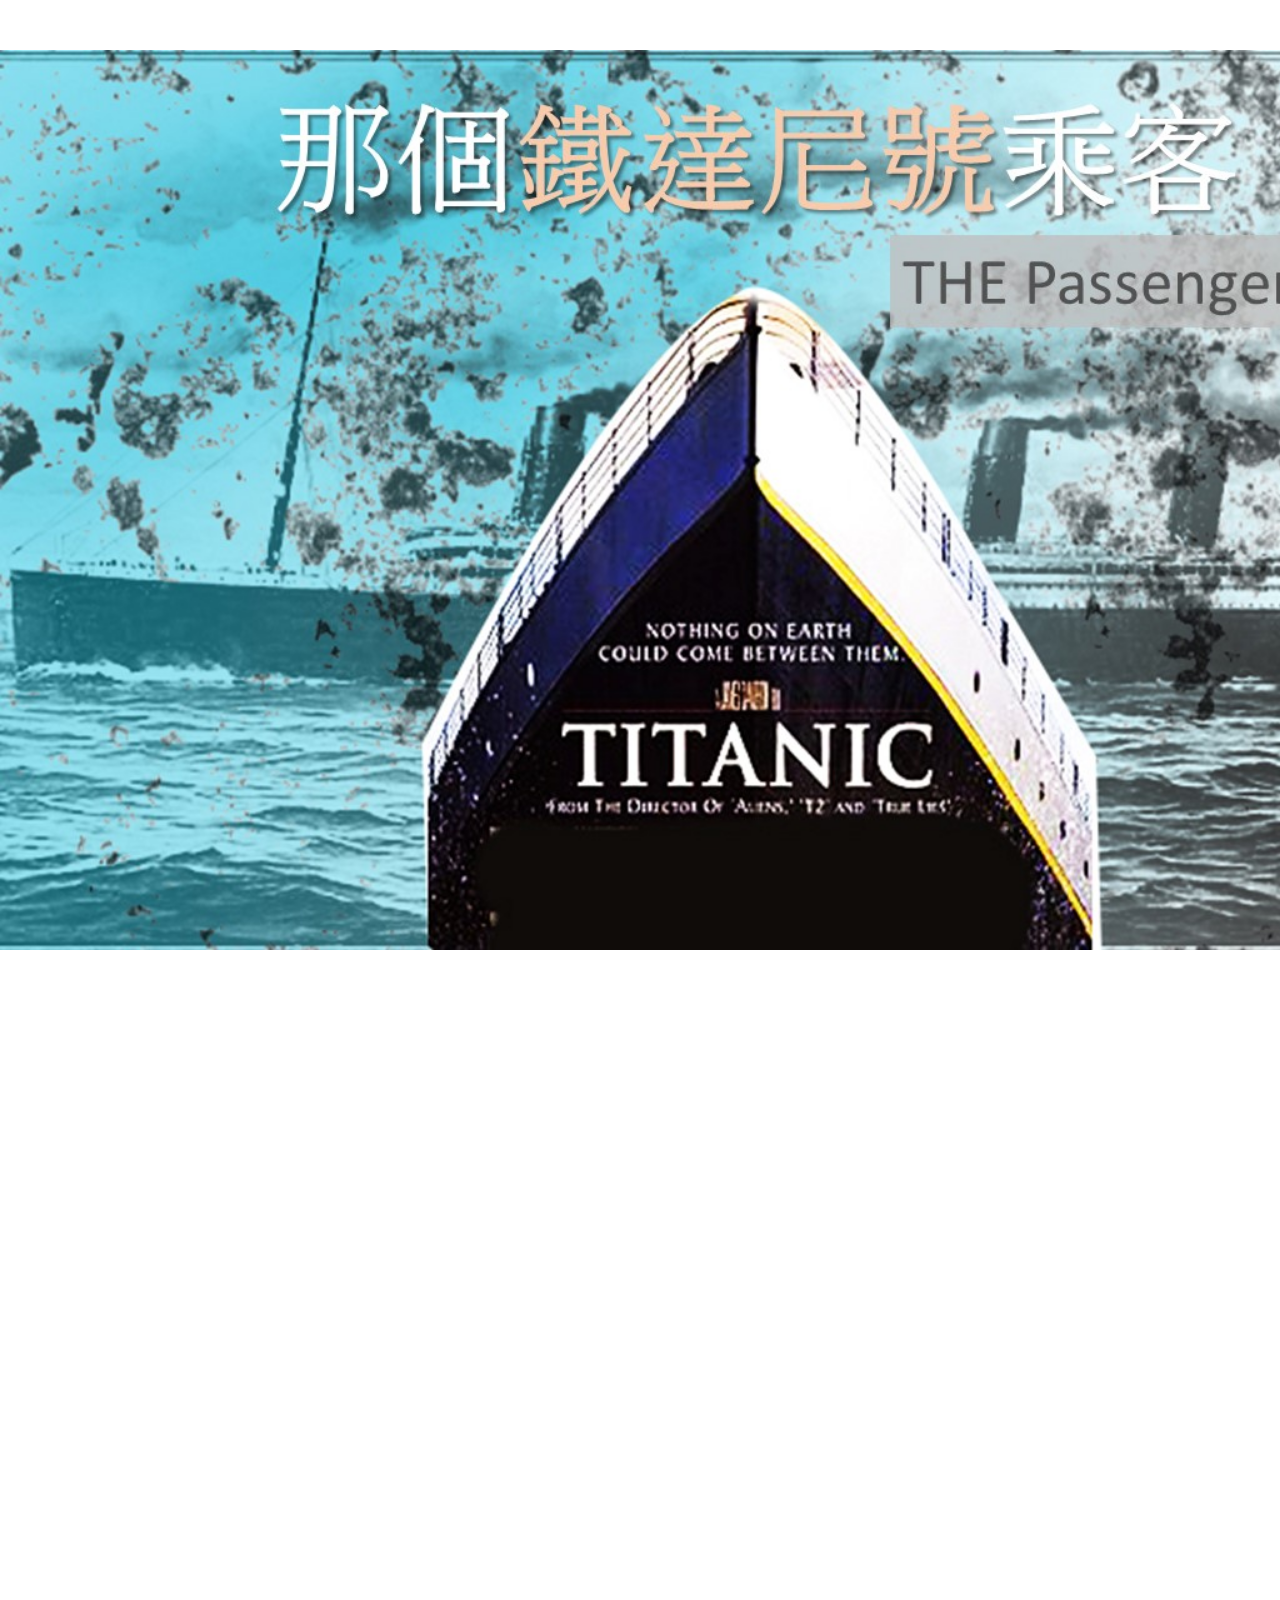
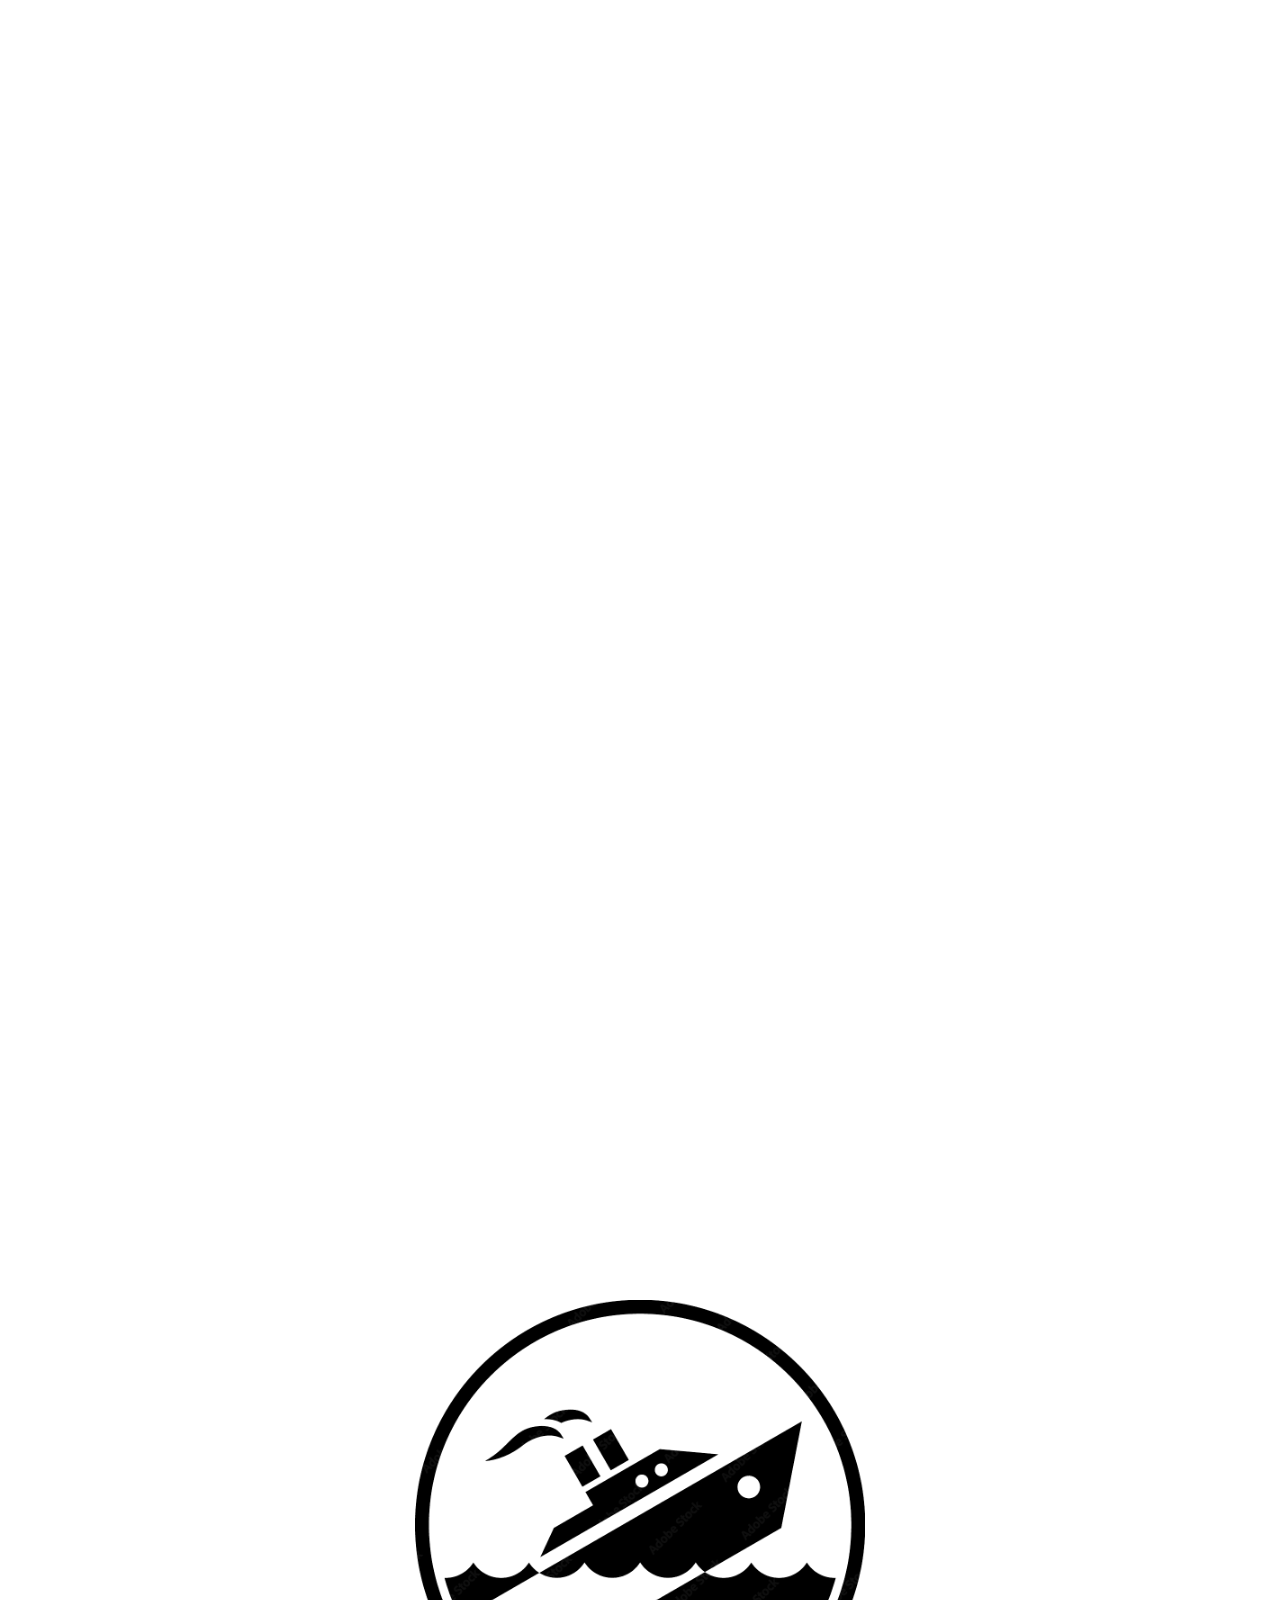
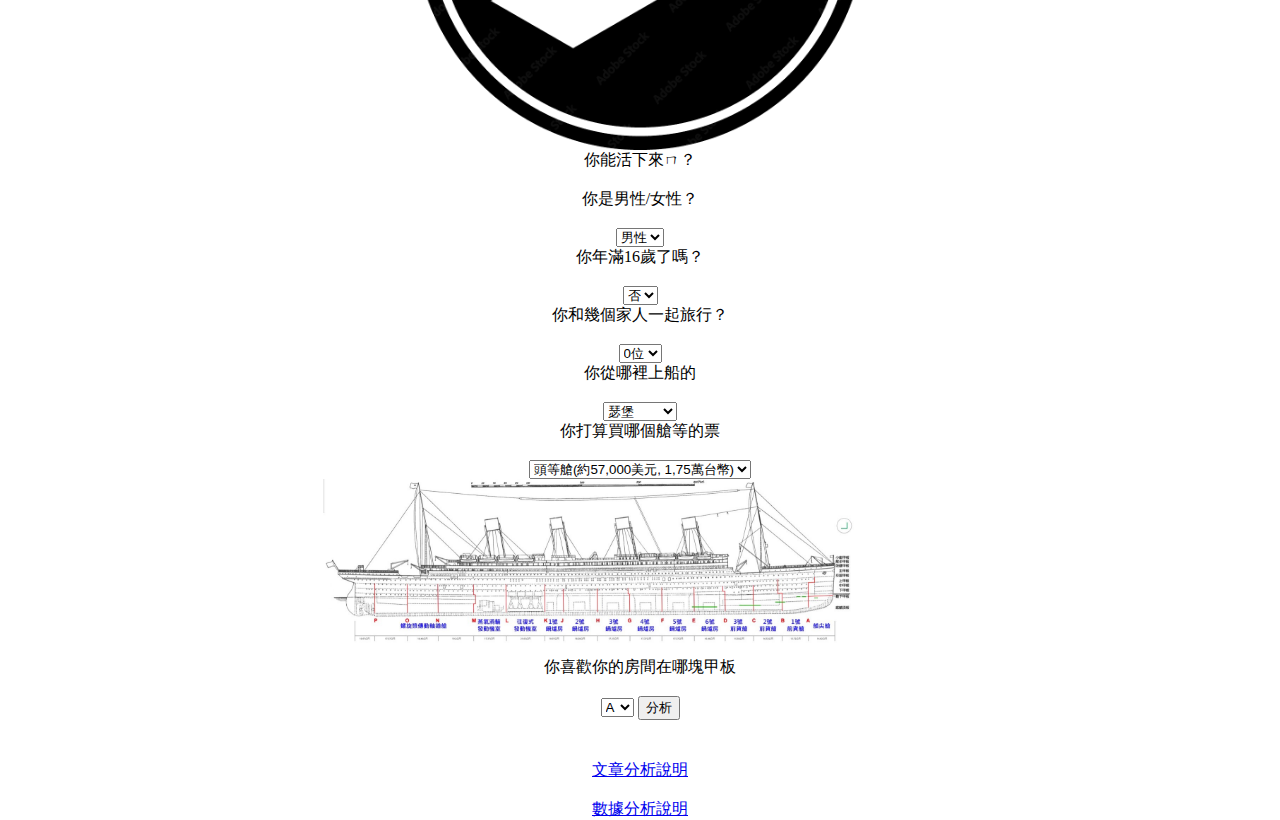
<file: index.html>
<html>

<head>
    <link rel="stylesheet" href="./EK_part/style.css">
    <meta charset="UTF-8" />
    <meta name="viewport" content="width=device-width, initial-scale = 1.0">
</head>

<body>

    <!-- <object style="width: 101.2%;
    height: 102.4%;
    float: none;
    clear: both;
    margin: -10px;"
        data="https://www.youtube.com/embed/ziKZRHxQH7I">
    </object> -->
    <div class="container">
        <img id="title" src="./Dragon_part/T_title.jpg" alt="鐵達尼logo">
        <div class="video">
            <div id="video"></div>
        </div>
        <div class="dragon_pic_contain">
            <img class="dragon_pic" id="dragon_pic_6" src="./Dragon_part/Pic_6.JPG">
            <img class="dragon_pic" id="dragon_pic_7" src="./Dragon_part/Pic_7.JPG">
            <img class="dragon_pic" id="dragon_pic_8" src="./Dragon_part/Pic_8.JPG">
            <img class="dragon_pic" id="dragon_pic_9" src="./Dragon_part/Pic_9.JPG">
            <img class="dragon_pic" id="dragon_pic_10" src="./Dragon_part/Pic_10.JPG">
            <img class="dragon_pic" id="dragon_pic_11" src="./Dragon_part/Pic_11.JPG">
            <img class="dragon_pic" id="dragon_pic_12" src="./Dragon_part/Pic_12.JPG">
            <img class="dragon_pic" id="dragon_pic_13" src="./Dragon_part/Pic_13.JPG">
            <img class="dragon_pic" id="dragon_pic_14" src="./Dragon_part/Pic_14.JPG">
            <img class="dragon_pic" id="dragon_pic_15" src="./Dragon_part/Pic_15.JPG">
            <img class="dragon_pic" id="dragon_pic_16" src="./Dragon_part/Pic_16.JPG">
            <img class="dragon_pic" id="dragon_pic_17" src="./Dragon_part/Pic_17.JPG">
            <img class="dragon_pic" id="dragon_pic_18" src="./Dragon_part/Pic_18.JPG">
        </div>
        <div id="article">
            <img id="Taitanic_icon" src="./EK_part/Taitanic_icon.png" alt="鐵達尼logo">

            <div>你能活下來ㄇ？</div><br>
            <div>你是男性/女性？</div><br>
            <select id="sel_1" size="1">
                <option value="0">男性</option>
                <option value="1">女性</option>
            </select>
            <div>你年滿16歲了嗎？</div><br>
            <select id="sel_2" size="1">
                <option value="0">否</option>
                <option value="1">是</option>
            </select>
            <div>你和幾個家人一起旅行？</div><br>
            <select id="sel_3" size="1">
                <option value="0">0位</option>
                <option value="1">1位</option>
                <option value="2">2位</option>
                <option value="3">3位</option>
                <option value="4">4位</option>
            </select>
            <div>你從哪裡上船的</div><br>
            <select id="sel_4" size="1">
                <option value="C">瑟堡</option>
                <option value="Q">皇后鎮</option>
                <option value="S">南安普頓</option>
            </select>
            <div>你打算買哪個艙等的票</div><br>
            <select id="sel_5" size="1">
                <option value="1">頭等艙(約57,000美元, 1,75萬台幣)</option>
                <option value="2">二等艙(約1900美元, 6萬台幣)</option>
                <option value="3">三等艙(約900美元, 3萬台幣)</option>
            </select>
            <img class="sel_6_t" src="./EK_part/taitanic.jpg">
            <div>你喜歡你的房間在哪塊甲板</div><br>
            <select id="sel_6" size="1">
                <option value="1">A</option>
                <option value="0">B</option>
                <option value="0">C</option>
                <option value="0">D</option>
                <option value="0">E</option>
                <option value="1">F</option>
                <option value="1">G</option>
            </select>
            <button id="parseButton">分析</button>
            <div id="answer"> </div>

            <a href="https://youtu.be/qDcrC24zxiA">
                文章分析說明
            </a><br>
            <a
                href="https://docs.google.com/presentation/d/1S8THtpWA9Bo1PZPfW24TUBPXQrfBJjm4/edit?usp=share_link&ouid=101476300969810973581&rtpof=true&sd=true">
                數據分析說明
            </a>
        </div>

    </div>
    <script src="https://cdnjs.cloudflare.com/ajax/libs/gsap/3.11.3/gsap.min.js"></script>
    <script src="./EK_part/csvparser.js"></script>
    <script src="Youtube_Player.js"></script>
    <script>
        var e = [];
        e[0] = document.getElementById("sel_1");
        e[1] = document.getElementById("sel_2");
        e[2] = document.getElementById("sel_3");
        e[3] = document.getElementById("sel_4");
        e[4] = document.getElementById("sel_5");
        e[5] = document.getElementById("sel_6");
        var value = e[0].value + e[1].value + e[2].value + e[3].value + e[4].value + e[5].value;
        var answer = parse_anderson(String(value));

        const parseButton_El = document.getElementById("parseButton");
        const answer_El = document.getElementById("answer");
        parseButton_El.addEventListener('click', () => {
            /*清理舊資料*/
            if (answer_El.querySelector('*') !== null) {
                var childs = answer_El.querySelectorAll('*')
                childs.forEach(element => {
                    console.log(element);
                    element.remove();
                });
                console.log('✅ element has child ==',);
            }
            else {
                console.log('⛔️ element does NOT have child');
            }
            /*創建新資料*/
            var newDiv_1 = document.createElement("img");
            value = e[0].value + e[1].value + e[2].value + e[3].value + e[4].value + e[5].value;
            answer = parse_anderson(String(value));
            console.log('value = ')
            console.log('value = ', value)
            console.log('answer');
            console.log(parse_anderson(String(value)));
            switch (answer) {
                case 0:
                    newDiv_1.src = "./Anderson_part/Anderson_fail.JPG";
                    break;
                case 1:
                    newDiv_1.src = "./Anderson_part/Anderson_success.JPG";
                    break;
                default:
                    console.log(`Sorry, we are out of ${expr}.`);
            }
            // newDiv_1.className = "Output";
            // newDiv_2.className = "Output";
            var newDiv_2 = document.createElement("img");
            newDiv_2.src = "./Anderson_part/Anderson_" + String(Math.floor(Math.random() * 10) + 1) + ".JPG";

            answer_El.appendChild(newDiv_1);
            answer_El.appendChild(newDiv_2);

        })
    </script>
</body>

</html>
</file>
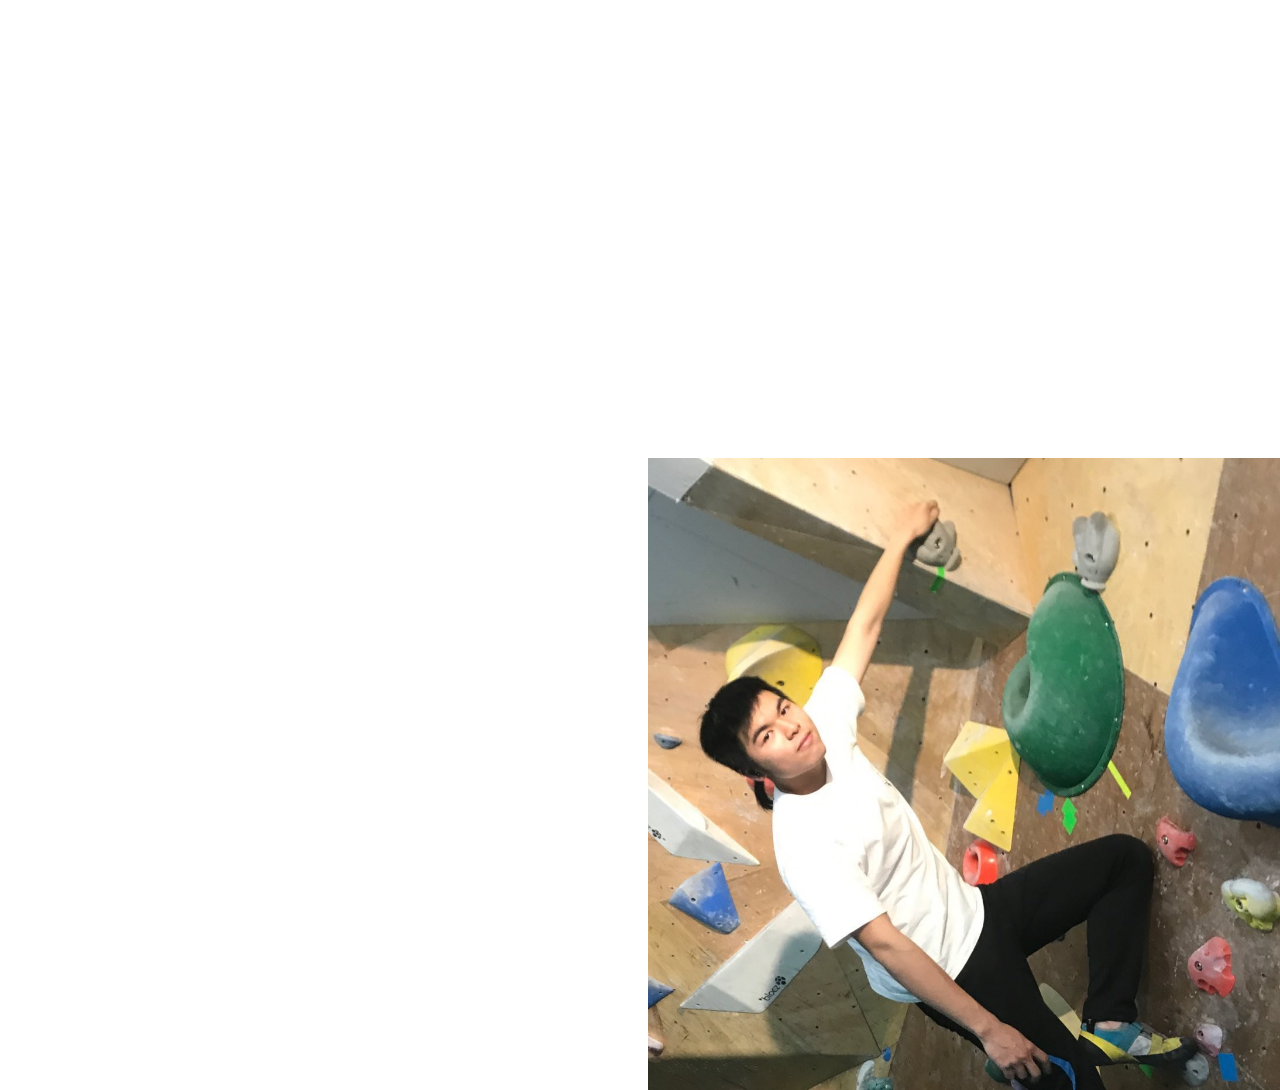
<file: EK_part/test copy.html>
<head>
    <link rel="stylesheet" href="./style copy.css">
    <meta charset="UTF-8" />
    <meta name="viewport" content="width=device-width, initial-scale = 1.0">
</head>

<body>
    <div class="box">
        <img style="  display: absolute;
        width: 50%;" id="video" src="EK.jpg">
    </div>

    <script src="https://cdnjs.cloudflare.com/ajax/libs/gsap/3.11.3/gsap.min.js"></script>
    <script>
        gsap.to(".box", { x: window.innerWidth * 0.5 });
        gsap.to(".box", { y: window.innerHeight * 0.5 });


    </script>
</body>

</html>
</file>
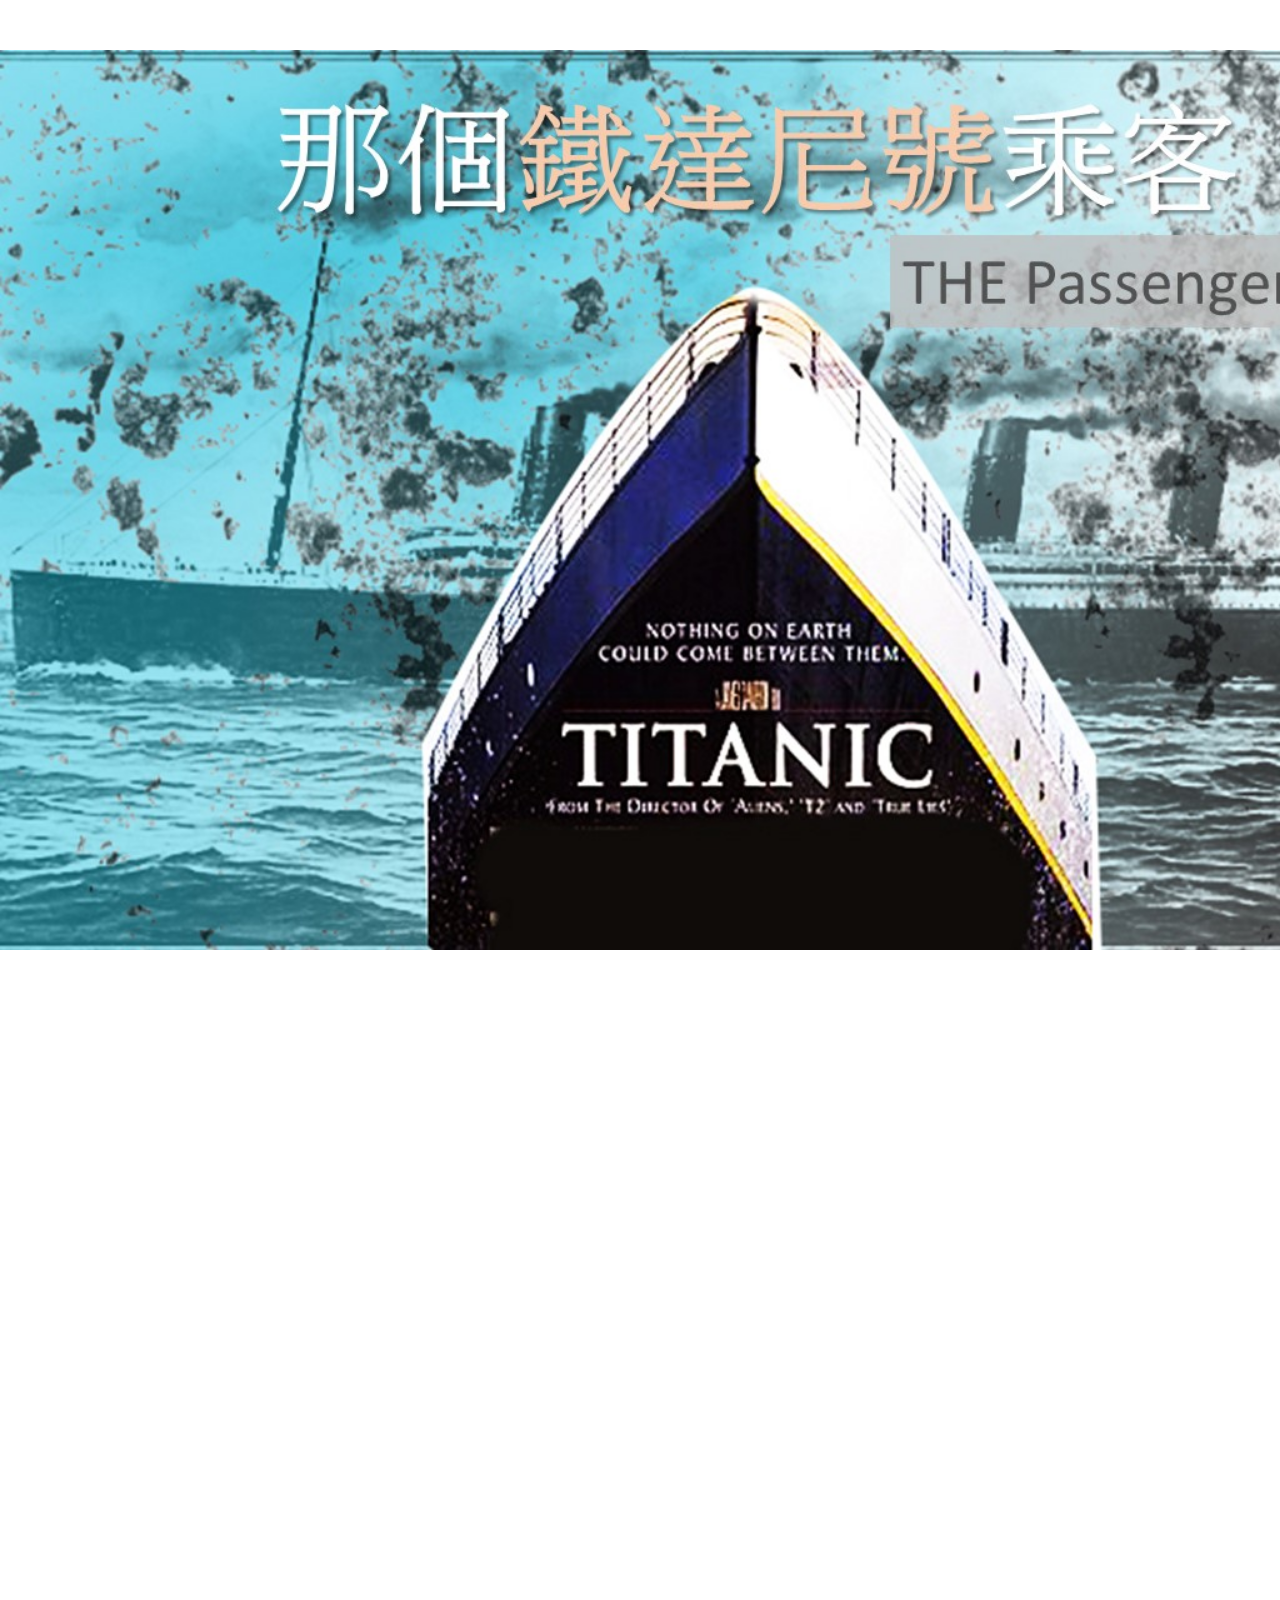
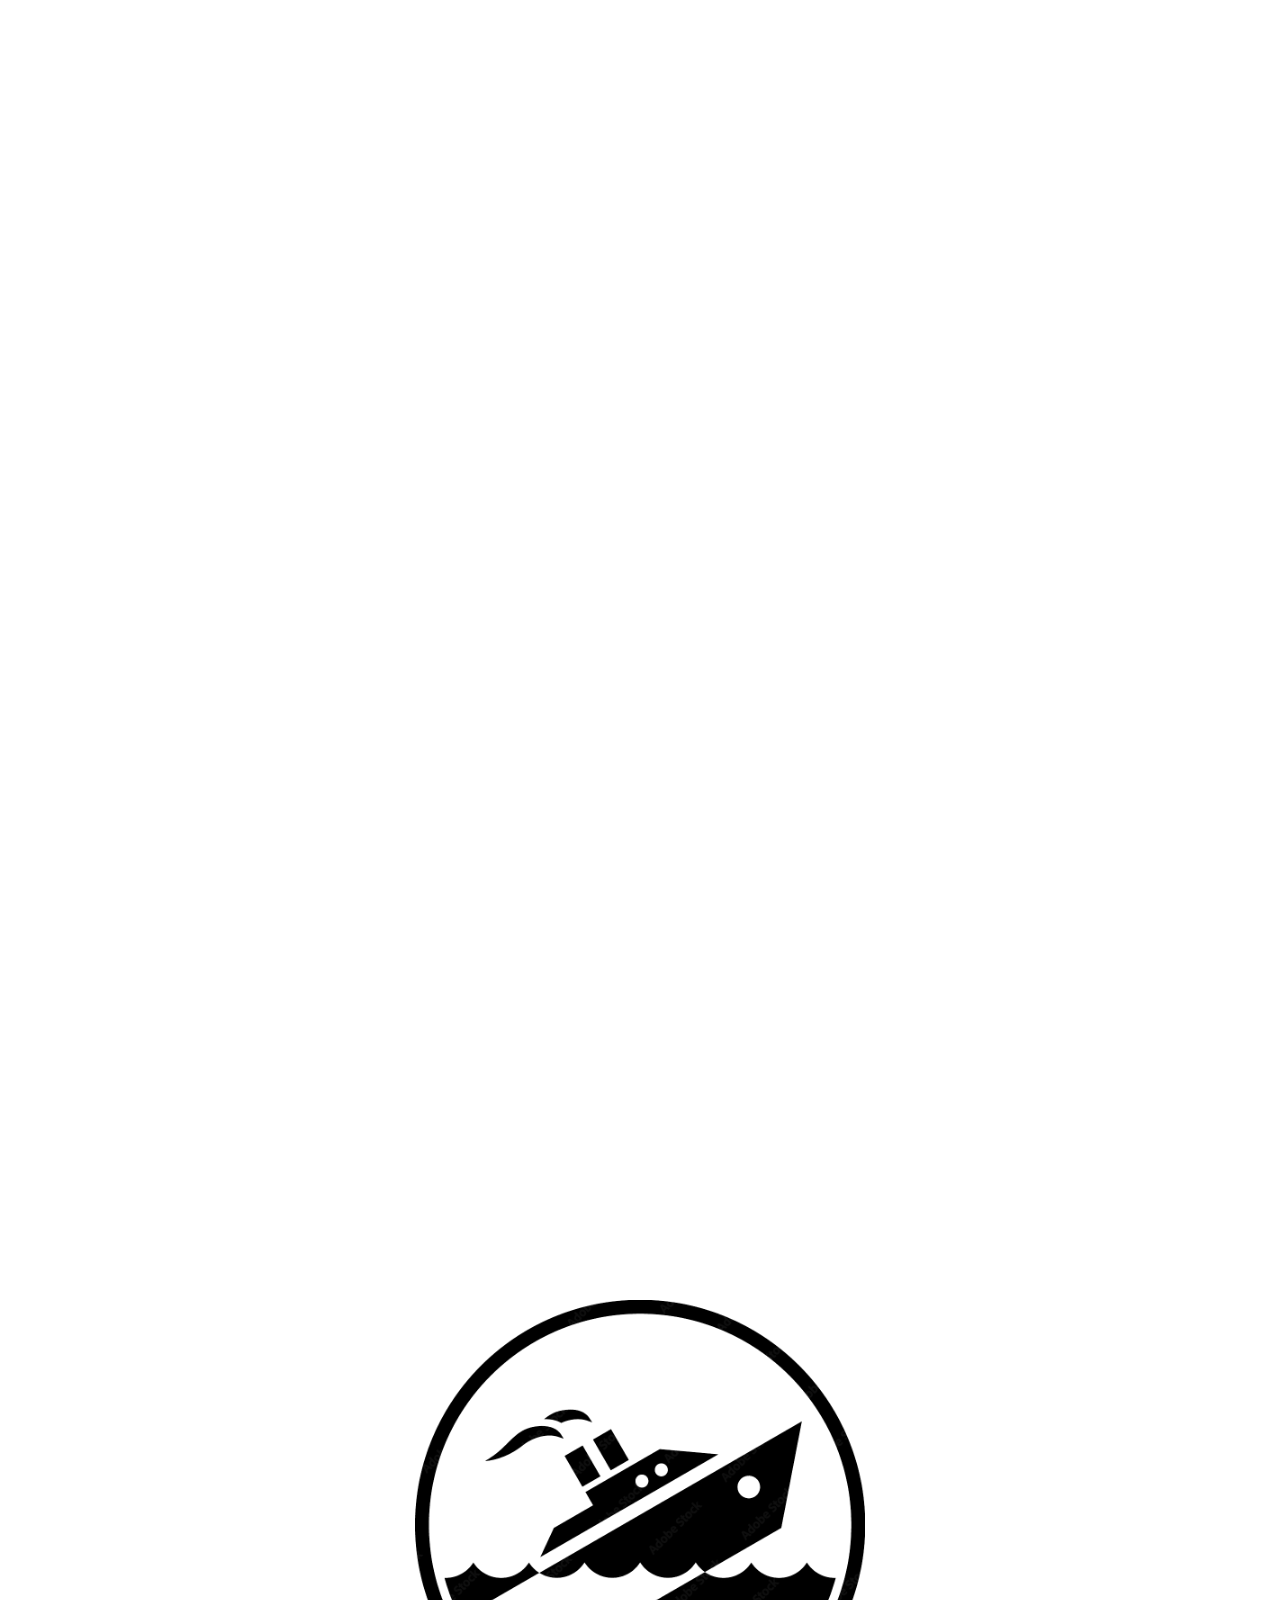
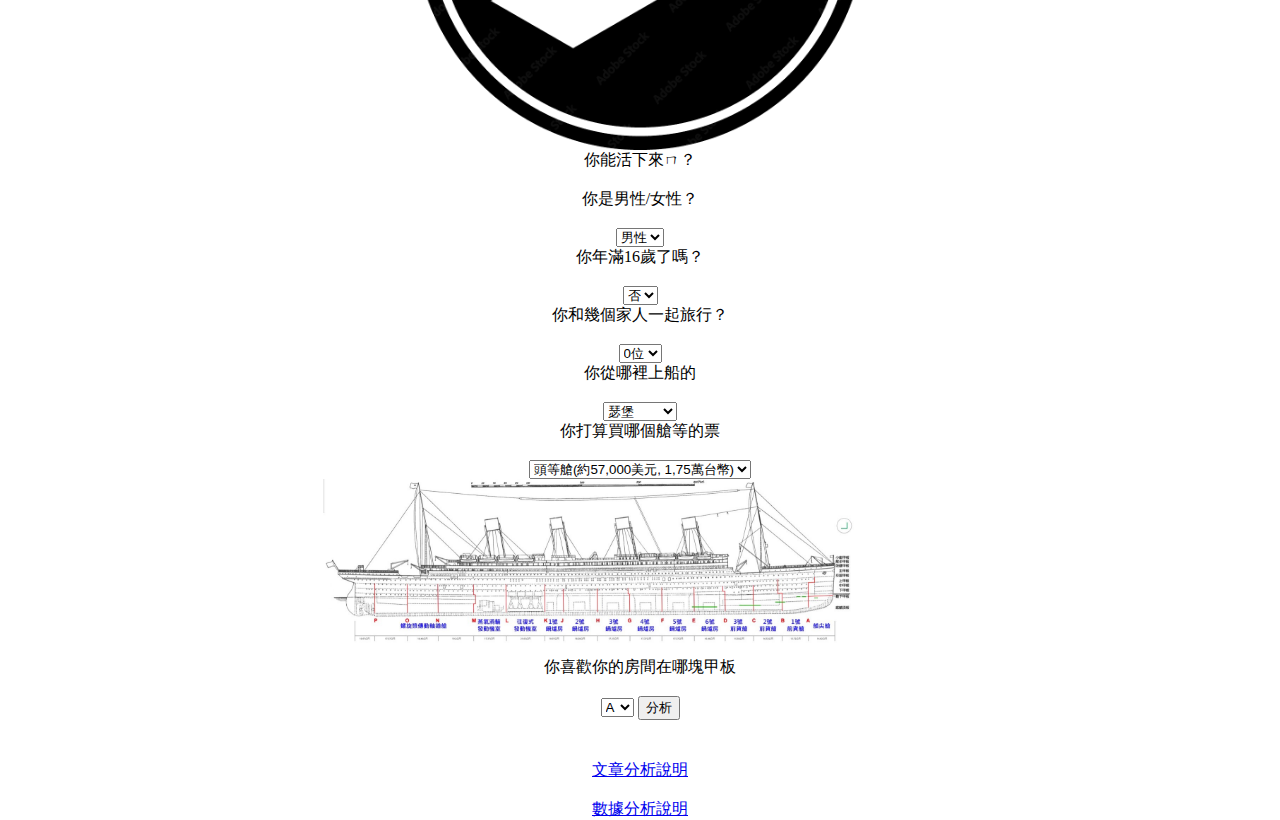
<file: EK_part/test.html>
<html>

<head>
    <link rel="stylesheet" href="./style.css">
    <meta charset="UTF-8" />
    <meta name="viewport" content="width=device-width, initial-scale = 1.0">
</head>

<body>

    <!-- <object style="width: 101.2%;
    height: 102.4%;
    float: none;
    clear: both;
    margin: -10px;"
        data="https://www.youtube.com/embed/ziKZRHxQH7I">
    </object> -->
    <div class="container">
        <img id="title" src="../Dragon_part/T_title.jpg" alt="鐵達尼logo">
        <div class="video">
            <div id="video"></div>
        </div>
        <div class="dragon_pic_contain">
            <img class="dragon_pic" id="dragon_pic_6" src="../Dragon_part/Pic_6.JPG">
            <img class="dragon_pic" id="dragon_pic_7" src="../Dragon_part/Pic_7.JPG">
            <img class="dragon_pic" id="dragon_pic_8" src="../Dragon_part/Pic_8.JPG">
            <img class="dragon_pic" id="dragon_pic_9" src="../Dragon_part/Pic_9.JPG">
            <img class="dragon_pic" id="dragon_pic_10" src="../Dragon_part/Pic_10.JPG">
            <img class="dragon_pic" id="dragon_pic_11" src="../Dragon_part/Pic_11.JPG">
            <img class="dragon_pic" id="dragon_pic_12" src="../Dragon_part/Pic_12.JPG">
            <img class="dragon_pic" id="dragon_pic_13" src="../Dragon_part/Pic_13.JPG">
            <img class="dragon_pic" id="dragon_pic_14" src="../Dragon_part/Pic_14.JPG">
            <img class="dragon_pic" id="dragon_pic_15" src="../Dragon_part/Pic_15.JPG">
            <img class="dragon_pic" id="dragon_pic_16" src="../Dragon_part/Pic_16.JPG">
            <img class="dragon_pic" id="dragon_pic_17" src="../Dragon_part/Pic_17.JPG">
            <img class="dragon_pic" id="dragon_pic_18" src="../Dragon_part/Pic_18.JPG">
        </div>
        <div id="article">
            <img id="Taitanic_icon" src="Taitanic_icon.png" alt="鐵達尼logo">

            <div>你能活下來ㄇ？</div><br>
            <div>你是男性/女性？</div><br>
            <select id="sel_1" size="1">
                <option value="0">男性</option>
                <option value="1">女性</option>
            </select>
            <div>你年滿16歲了嗎？</div><br>
            <select id="sel_2" size="1">
                <option value="0">否</option>
                <option value="1">是</option>
            </select>
            <div>你和幾個家人一起旅行？</div><br>
            <select id="sel_3" size="1">
                <option value="0">0位</option>
                <option value="1">1位</option>
                <option value="2">2位</option>
                <option value="3">3位</option>
                <option value="4">4位</option>
            </select>
            <div>你從哪裡上船的</div><br>
            <select id="sel_4" size="1">
                <option value="C">瑟堡</option>
                <option value="Q">皇后鎮</option>
                <option value="S">南安普頓</option>
            </select>
            <div>你打算買哪個艙等的票</div><br>
            <select id="sel_5" size="1">
                <option value="1">頭等艙(約57,000美元, 1,75萬台幣)</option>
                <option value="2">二等艙(約1900美元, 6萬台幣)</option>
                <option value="3">三等艙(約900美元, 3萬台幣)</option>
            </select>
            <img class="sel_6_t" src="../EK_part/taitanic.jpg">
            <div>你喜歡你的房間在哪塊甲板</div><br>
            <select id="sel_6" size="1">
                <option value="1">A</option>
                <option value="0">B</option>
                <option value="0">C</option>
                <option value="0">D</option>
                <option value="0">E</option>
                <option value="1">F</option>
                <option value="1">G</option>
            </select>
            <button id="parseButton">分析</button>
            <div id="answer"> </div>

        </div>
        <a href="https://youtu.be/qDcrC24zxiA">
            文章分析說明
        </a><br>
        <a
            href="https://docs.google.com/presentation/d/1S8THtpWA9Bo1PZPfW24TUBPXQrfBJjm4/edit?usp=share_link&ouid=101476300969810973581&rtpof=true&sd=true">
            數據分析說明
        </a>
    </div>
    <script src="https://cdnjs.cloudflare.com/ajax/libs/gsap/3.11.3/gsap.min.js"></script>
    <script src="csvparser.js"></script>
    <script src="test.js"></script>
    <script>
        var e = [];
        e[0] = document.getElementById("sel_1");
        e[1] = document.getElementById("sel_2");
        e[2] = document.getElementById("sel_3");
        e[3] = document.getElementById("sel_4");
        e[4] = document.getElementById("sel_5");
        e[5] = document.getElementById("sel_6");
        var value = e[0].value + e[1].value + e[2].value + e[3].value + e[4].value + e[5].value;
        var answer = parse_anderson(String(value));

        const parseButton_El = document.getElementById("parseButton");
        const answer_El = document.getElementById("answer");
        parseButton_El.addEventListener('click', () => {
            /*清理舊資料*/
            if (answer_El.querySelector('*') !== null) {
                var childs = answer_El.querySelectorAll('*')
                childs.forEach(element => {
                    console.log(element);
                    element.remove();
                });
                console.log('✅ element has child ==',);
            }
            else {
                console.log('⛔️ element does NOT have child');
            }
            /*創建新資料*/
            var newDiv_1 = document.createElement("img");
            value = e[0].value + e[1].value + e[2].value + e[3].value + e[4].value + e[5].value;
            answer = parse_anderson(String(value));
            console.log('value = ')
            console.log('value = ', value)
            console.log('answer');
            console.log(parse_anderson(String(value)));
            switch (answer) {
                case 0:
                    newDiv_1.src = "../Anderson_part/Anderson_fail.JPG";
                    break;
                case 1:
                    newDiv_1.src = "../Anderson_part/Anderson_success.JPG";
                    break;
                default:
                    console.log(`Sorry, we are out of ${expr}.`);
            }
            // newDiv_1.className = "Output";
            // newDiv_2.className = "Output";
            var newDiv_2 = document.createElement("img");
            newDiv_2.src = "../Anderson_part/Anderson_" + String(Math.floor(Math.random() * 10) + 1) + ".JPG";

            answer_El.appendChild(newDiv_1);
            answer_El.appendChild(newDiv_2);

        })
    </script>
</body>

</html>
</file>
<file: EK_part/style.css>
html,
body {
    height: 100%;
    margin: 0 auto;
}

#title {
    height: 100%;
    display: block;
    text-align: center;
    margin-left: auto;
    margin-right: auto;
    margin-top: 50px;
}

video {
    background-color: black;
    position: absolute;
    top: 0;
    left: 0;
    z-index: 0;
}



#Taitanic_icon {
    margin-top: 10px;
    height: 50%;
}

#article {
    display: block;
    text-align: center;
    margin-left: auto;
    margin-right: auto;
    margin-top: 50px;
    width: 50%;
}

.dragon_pic_contain {

    padding: 10px;
    margin: 10px;
    display: flex;
    justify-content: center;
    align-items: center;
    flex-wrap: wrap;
}

#answer {

    padding: 10px;
    margin: 10px;

    display: flex;
    justify-content: center;
    align-items: center;
    flex-wrap: nowrap;
}

.dragon_pic {
    width: 30%;
    opacity: 0;
    z-index: 1;
}

a {
    display: flex;
    justify-content: center;
    align-items: center;
}

.sel_6_t {
    display: flex;
    justify-content: center;
    align-items: center;
    height: 178px;
}



#down_arrow {
    position: absolute;
    top: 2000px;
    left: 42.5%;
    height: 178px;
    opacity: 0;
    z-index: 1;
}
</file>
<file: EK_part/style copy.css>
#wrapper{
    position: relative;
    width: 200px;
    height: 200px;
}

.content{
    color: #FFFFFF;
    font-size: 26px;
    font-weight: bold;
    text-shadow: -1px -1px 1px #000, 1px 1px 1px #000;
    position: relative;
    z-index: 100;
}

#demo{
    position: absolute;
    z-index: -100;
}
</file>
